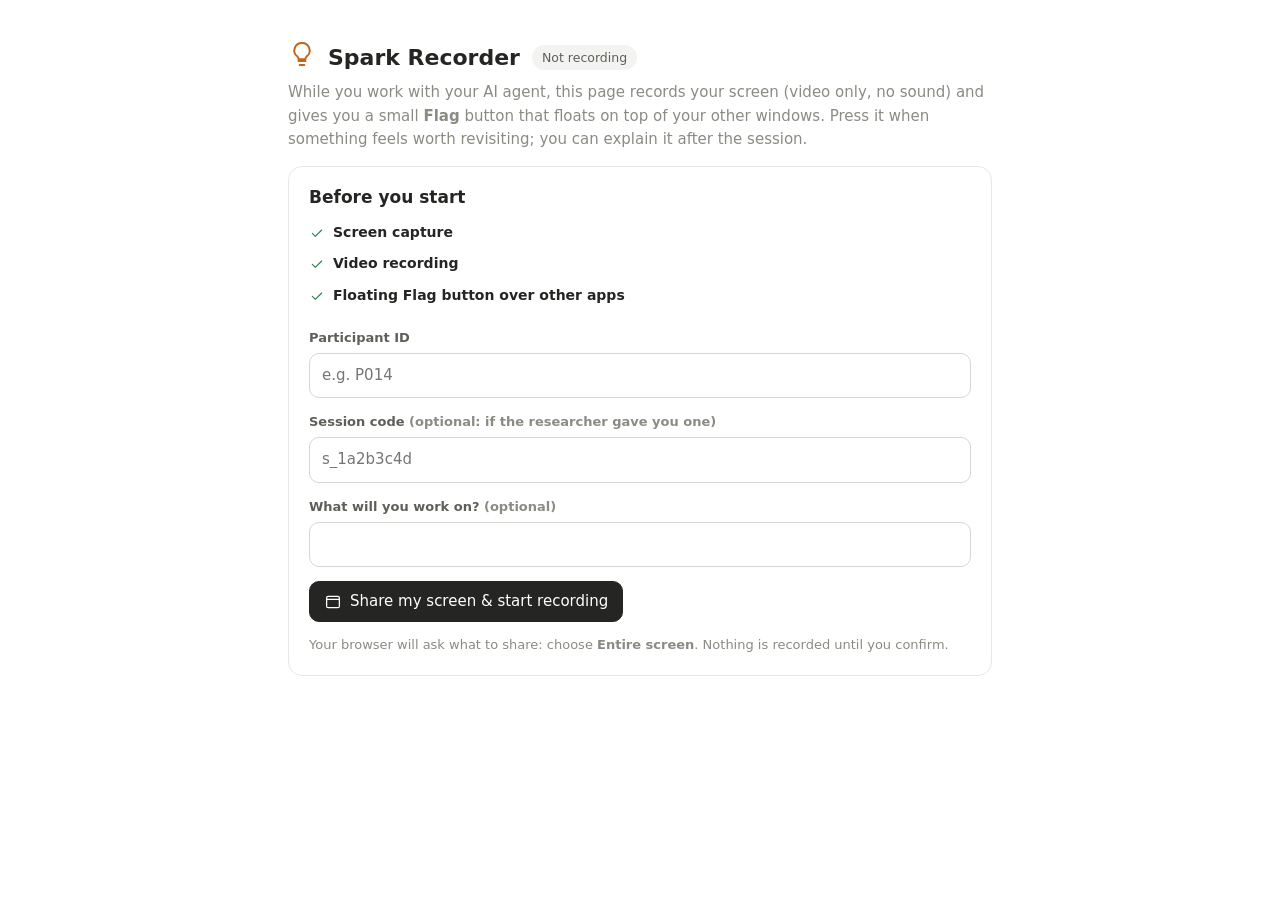
<file: static/record.html>
<!doctype html>
<html lang="en">
<head>
<meta charset="utf-8">
<meta name="viewport" content="width=device-width, initial-scale=1">
<title>Spark Recorder</title>
<link rel="stylesheet" href="/static/styles.css">
</head>
<body>
<div class="landing" style="max-width:760px">
  <div class="landing-head"><span id="logo"></span><h1 style="margin:0">Spark Recorder</h1><span id="state" class="status-pill"></span></div>
  <div id="view"></div>
</div>
<script type="module" src="/static/record.js"></script>
</body>
</html>
</file>
<file: static/styles.css>
:root {
  --bg: #ffffff;
  --bg-side: #f7f7f5;
  --bg-soft: #f3f3f1;
  --bg-hover: #ececea;
  --bg-input: #ffffff;
  --border: #e7e7e3;
  --border-strong: #d7d7d1;
  --text: #252523;
  --text-2: #5f5f5a;
  --text-3: #8b8b84;
  --accent: #c46617;
  --accent-soft: #fff7ed;
  --accent-ring: #edc697;
  --danger: #b42318;
  --ok: #2f7d4f;
  --shadow: 0 10px 28px rgba(0, 0, 0, .09), 0 2px 6px rgba(0, 0, 0, .04);
  --radius: 14px;
  --t-additive: #2f7d4f;
  --t-representational: #6b4fbb;
  --t-reflective: #b7791f;
  --t-contrastive: #c2410c;
  --t-counterfactual: #1d6fa5;
  --t-associative: #0f766e;
  --t-generative_error: #a3245b;
  color-scheme: light;
}
@media (prefers-color-scheme: dark) {
  :root:not([data-theme="light"]) {
    --bg: #1d1d1c; --bg-side: #242423; --bg-soft: #2b2b2a; --bg-hover: #333332; --bg-input: #242423;
    --border: #3a3a38; --border-strong: #4b4b48; --text: #eeeeeb; --text-2: #b9b9b3; --text-3: #8b8b84;
    --accent: #e49a55; --accent-soft: #3b2d20; --accent-ring: #7b5832; --danger: #f2877d; --ok: #6cc58f;
    --shadow: 0 10px 30px rgba(0, 0, 0, .45), 0 2px 6px rgba(0, 0, 0, .3);
    --t-additive: #6cc58f; --t-representational: #a995f0; --t-reflective: #e3a656; --t-contrastive: #f08a5d;
    --t-counterfactual: #6fb3e6; --t-associative: #5cc7b9; --t-generative_error: #ea7aa8;
    color-scheme: dark;
  }
}
:root[data-theme="dark"] {
  --bg: #1d1d1c; --bg-side: #242423; --bg-soft: #2b2b2a; --bg-hover: #333332; --bg-input: #242423;
  --border: #3a3a38; --border-strong: #4b4b48; --text: #eeeeeb; --text-2: #b9b9b3; --text-3: #8b8b84;
  --accent: #e49a55; --accent-soft: #3b2d20; --accent-ring: #7b5832; --danger: #f2877d; --ok: #6cc58f;
  --shadow: 0 10px 30px rgba(0, 0, 0, .45), 0 2px 6px rgba(0, 0, 0, .3);
  --t-additive: #6cc58f; --t-representational: #a995f0; --t-reflective: #e3a656; --t-contrastive: #f08a5d;
  --t-counterfactual: #6fb3e6; --t-associative: #5cc7b9; --t-generative_error: #ea7aa8;
  color-scheme: dark;
}

* { box-sizing: border-box; }
html, body { margin: 0; height: 100%; }
body {
  background: var(--bg); color: var(--text);
  font: 15px/1.55 -apple-system, BlinkMacSystemFont, "Segoe UI", Inter, system-ui, sans-serif;
  -webkit-font-smoothing: antialiased;
}
button, input, textarea, select { font: inherit; color: inherit; }
a { color: var(--accent); }
.ic { width: 18px; height: 18px; flex: none; }
.muted { color: var(--text-3); }
.small { font-size: 13px; }
.hidden { display: none !important; }
.sr-only { position: absolute; width: 1px; height: 1px; padding: 0; margin: -1px; overflow: hidden; clip: rect(0,0,0,0); white-space: nowrap; border: 0; }
h1, h2, h3 { line-height: 1.25; margin: 0 0 .5em; }
h1 { font-size: 22px; font-weight: 650; }
h2 { font-size: 17px; font-weight: 620; }
h3 { font-size: 15px; font-weight: 600; }
code { font: 13px ui-monospace, SFMono-Regular, Menlo, monospace; background: var(--bg-soft); padding: 1px 5px; border-radius: 5px; }
pre { font: 12.5px/1.5 ui-monospace, SFMono-Regular, Menlo, monospace; background: var(--bg-soft); padding: 10px 12px; border-radius: 8px; overflow-x: auto; white-space: pre-wrap; }

/* ---------- buttons & inputs */
.btn {
  display: inline-flex; align-items: center; gap: 8px; border: 1px solid var(--border-strong);
  background: var(--bg); padding: 8px 14px; border-radius: 10px; cursor: pointer; font-weight: 520;
}
.btn:hover { background: var(--bg-soft); }
.btn:disabled { opacity: .5; cursor: default; }
.btn-primary { background: var(--text); color: var(--bg); border-color: var(--text); }
.btn-primary:hover { background: var(--text-2); }
.btn-accent { background: var(--accent-soft); border-color: var(--accent-ring); color: var(--text); }
.btn-sm { padding: 5px 10px; font-size: 13px; border-radius: 8px; }
.btn-ghost { border-color: transparent; background: transparent; }
.icon-btn { border: 0; background: transparent; padding: 6px; border-radius: 8px; cursor: pointer; color: var(--text-3); display: inline-flex; }
.icon-btn:hover { background: var(--bg-soft); color: var(--text); }
textarea, input[type=text], input[type=number], select {
  width: 100%; background: var(--bg-input); border: 1px solid var(--border-strong); border-radius: 10px; padding: 10px 12px;
}
textarea:focus, input:focus, select:focus, button:focus-visible { outline: 2px solid var(--accent-ring); outline-offset: 1px; }
label.field { display: block; margin: 0 0 14px; }
label.field > span { display: block; font-size: 13px; font-weight: 560; color: var(--text-2); margin-bottom: 5px; }

/* ---------- quiet participant shell, aligned with Codex ---------- */
.shell { display: grid; grid-template-columns: 228px 1fr; height: 100vh; }
.side { background: var(--bg-side); border-right: 1px solid var(--border); padding: 14px 10px; display: flex; flex-direction: column; gap: 10px; overflow-y: auto; }
.side-brand { display: flex; align-items: center; gap: 8px; font-weight: 600; padding: 5px 8px 9px; }
.side-brand .ic { color: var(--text-2); width: 17px; height: 17px; }
.side-label { font-size: 13px; color: var(--text-3); padding: 0 8px; margin-top: 6px; }
.steps { display: flex; flex-direction: column; gap: 2px; }
.step { display: flex; align-items: center; gap: 9px; padding: 7px 9px; border-radius: 8px; color: var(--text-2); font-size: 13.5px; }
.step .dot { width: 20px; height: 20px; border-radius: 50%; border: 1.5px solid var(--border-strong); display: grid; place-items: center; font-size: 11px; flex: none; }
.step.active { background: var(--bg-hover); color: var(--text); font-weight: 550; }
.step.active .dot { border-color: var(--accent); color: var(--accent); }
.step.done .dot { background: var(--text-3); border-color: var(--text-3); color: var(--bg); }
.step .timer { margin-left: auto; font-variant-numeric: tabular-nums; font-size: 12.5px; color: var(--text-3); }
.step .timer.over { color: var(--danger); }
.task-card { border-top: 1px solid var(--border); padding: 12px 8px 0; font-size: 13px; }
.task-card summary { cursor: pointer; color: var(--text-2); font-weight: 560; }
.task-card .task-text { color: var(--text-3); margin-top: 8px; max-height: 180px; overflow-y: auto; white-space: pre-wrap; }
.side-foot { margin-top: auto; font-size: 12px; color: var(--text-3); padding: 0 8px; }
.side-foot:empty { display: none; }

.main { display: flex; flex-direction: column; min-width: 0; height: 100vh; }
.topbar { display: flex; align-items: center; gap: 9px; padding: 10px 22px; border-bottom: 1px solid var(--border); min-height: 52px; }
.topbar .ic { color: var(--text-2); }
.topbar-title { font-weight: 560; overflow: hidden; text-overflow: ellipsis; white-space: nowrap; }
.topbar-right, #top-actions { margin-left: auto; display: flex; gap: 7px; align-items: center; }
.runtime-compact { display: inline-flex; align-items: center; gap: 6px; color: var(--text-3); font-size: 12px; text-transform: capitalize; }
.runtime-compact i { width: 6px; height: 6px; border-radius: 50%; background: var(--text-3); }
.runtime-compact.ok i { background: var(--ok); }
.runtime-compact.bad i { background: var(--danger); }
.banner { margin: 12px 28px 0; padding: 9px 14px; border-radius: 10px; background: var(--accent-soft); border: 1px solid var(--accent-ring); font-size: 13.5px; }
.content { flex: 1; overflow-y: auto; }
.narrow { max-width: 780px; margin: 0 auto; padding: 24px 28px 140px; }

/* ---------- chat */
.thread { display: flex; flex-direction: column; gap: 22px; }
.msg-ai.exchange-marked { background: var(--accent-soft); box-shadow: -3px 0 0 var(--accent); padding-left: 12px; }
.msg-tool.exchange-marked { border-left-color: var(--accent); background: var(--accent-soft); }
.msg-user.exchange-marked .msg-content { outline: 2px solid var(--accent-ring); }
.msg { position: relative; border-radius: 12px; transition: background .2s; }
.msg-user { align-self: stretch; width: 100%; }
.msg-user-row { display: flex; justify-content: flex-end; align-items: flex-start; gap: 8px; width: 100%; }
.msg-user .msg-content { max-width: 82%; background: var(--bg-soft); padding: 12px 16px; border-radius: 16px; }
.msg-ai { align-self: stretch; width: 100%; padding: 4px 40px 4px 0; }
.msg-ai .who { font-weight: 620; margin-bottom: 4px; display: flex; flex-wrap: wrap; gap: 8px; align-items: center; }
.msg p { margin: 0 0 .7em; } .msg p:last-child { margin-bottom: 0; }
.msg ul, .msg ol { margin: 0 0 .7em; padding-left: 1.3em; }
.msg-tool { font-size: 13px; color: var(--text-2); border-left: 2px solid var(--border-strong); padding: 2px 0 2px 12px; }
.msg-tool summary { cursor: pointer; }
.bookmark-status { position: fixed; right: 26px; bottom: 130px; z-index: 20; font-size: 12px; color: var(--text-2); background: var(--bg); padding: 5px 10px; border-radius: 8px; }
.bookmark-status:empty { display: none; }
.bookmark-undo { margin-left: 8px; border: 0; background: none; color: var(--accent); font: inherit; font-weight: 600; cursor: pointer; }
.bookmark-undo:hover { text-decoration: underline; }
.full-event pre, .passage-context pre, .exposure pre { white-space: pre-wrap; overflow-wrap: anywhere; font: 13px/1.5 ui-monospace, Menlo, monospace; }
.full-event summary, .exposure summary { cursor: pointer; color: var(--text-2); }
.full-event pre { max-height: none; }
.review-card .flag-form { padding-top: 12px; }
.rs-item { display: block; width: 100%; text-align: left; border: 0; color: var(--text); font: inherit; background: transparent; }
.timeline > h2 { margin-top: 0; }
.review-card .field textarea { min-height: 85px; }
.optional-review { border-top: 1px solid var(--border); padding: 12px 0; }
.optional-review > .qlabel { margin-top: 0; }
.optional-review .chips { margin: 12px 0; }
.required-mark { color: var(--accent); font-weight: 700; }
.passage-picker .two { grid-template-columns: 1fr; }
.passage-context details { border-left: 2px solid var(--accent-ring); padding: 6px 10px; margin: 6px 0; }
.passage-context pre, .exposure pre { max-height: 250px; overflow: auto; }
.quote-context blockquote { margin: 6px 0 4px; padding: 8px 11px; border-left: 3px solid var(--accent); background: var(--accent-soft); white-space: pre-wrap; overflow-wrap: anywhere; font-size: 13px; }
.review-highlight { background: var(--accent-soft); color: inherit; border-bottom: 2px solid var(--accent); }
.review-selection-actions { position: fixed; z-index: 70; display: flex; flex-wrap: wrap; max-width: calc(100vw - 20px); gap: 4px; padding: 4px; border: 1px solid var(--border); border-radius: 9px; background: var(--bg); box-shadow: var(--shadow); }
.review-save-row { margin-top: 12px; flex-wrap: wrap; }
.suggestion-lock { border: 1px dashed var(--border); padding: 14px; margin-top: 18px; border-radius: 10px; }
.msg .mark-here {
  position: absolute; right: -6px; top: 0; opacity: 0; transition: opacity .15s; color: var(--text-3);
}
.msg-user .mark-here { position: relative; right: auto; top: auto; flex: none; margin-top: 5px; }
.mark-here-label { position: absolute; top: 50%; transform: translateY(-50%); white-space: nowrap; color: var(--text-3); font-size: 12px; font-style: italic; font-weight: 400; pointer-events: none; }
.msg-user .mark-here-label { right: calc(100% + 5px); }
.msg-ai .mark-here-label, .msg-tool .mark-here-label { left: calc(100% + 5px); }
.msg:hover .mark-here, .msg .mark-here:focus-visible { opacity: 1; }
@media (hover: none) { .msg .mark-here { opacity: 1; } }
@media (hover: none) { .mark-here-label { display: none; } }
@media (hover: hover) and (max-width: 1200px) {
  .msg-ai .mark-here, .msg-tool .mark-here { right: 145px; }
  .msg-ai .who, .msg-tool summary { padding-right: 185px; }
  .msg-user .msg-content { max-width: calc(100% - 180px); }
}
.msg.marked { box-shadow: -3px 0 0 var(--accent); padding-left: 12px; }
.msg-user.marked { box-shadow: none; padding-left: 0; }
.msg-user.marked .msg-content { outline: 1.5px solid var(--accent-ring); }
.msg .mark-badges { display: inline-flex; flex-wrap: wrap; gap: 4px; }
.mark-badge { display: inline-flex; align-items: center; gap: 3px; font-size: 11.5px; padding: 1px 7px; border-radius: 99px; background: var(--accent-soft); color: var(--accent); font-weight: 560; }
.mark-badge .ic { width: 12px; height: 12px; }
.mark-badge-action { border: 0; font: inherit; font-size: 11.5px; font-weight: 560; cursor: pointer; text-align: left; }
.mark-badge-action:hover, .mark-badge-action:focus-visible { background: var(--accent-ring); }
.msg-body mark.live-selection-highlight { background: var(--accent-soft); color: inherit; border-bottom: 2px solid var(--accent); border-radius: 2px; padding: 0; cursor: pointer; touch-action: manipulation; }
.msg-body mark.live-selection-highlight:hover, .msg-body mark.live-selection-highlight:focus-visible { background: var(--accent-ring); outline: 1px solid var(--accent); }
.marked-passage-fallback { margin-top: 7px; color: var(--text-2); font-size: 12px; overflow-wrap: anywhere; }
.marked-passage-fallback > div { margin-top: 3px; padding-left: 8px; border-left: 2px solid var(--accent); }
.marked-passage-fallback-quote { border: 0; padding: 0; background: none; color: var(--accent); font: inherit; cursor: pointer; text-align: left; }
.marked-passage-fallback-quote:hover { text-decoration: underline; }
.unmark-menu { position: fixed; z-index: 70; display: grid; gap: 4px; max-width: min(360px, calc(100vw - 16px)); padding: 9px; background: var(--bg); border: 1px solid var(--border); border-radius: 10px; box-shadow: var(--shadow); }
.unmark-menu > div { padding: 2px 5px 5px; }
.unmark-menu button { border: 0; border-radius: 6px; padding: 7px 9px; text-align: left; background: transparent; color: var(--text); font: inherit; font-size: 13px; cursor: pointer; overflow-wrap: anywhere; }
.unmark-menu button:hover, .unmark-menu button:focus-visible { background: var(--bg-soft); }
.msg.flash { background: var(--accent-soft); }
.msg-user.flash { background: transparent; }
.msg-user.flash .msg-content { background: var(--accent-soft); }
.typing { display: inline-flex; gap: 4px; padding: 6px 0; }
.typing i { width: 6px; height: 6px; border-radius: 50%; background: var(--text-3); animation: blink 1.2s infinite; }
.typing i:nth-child(2) { animation-delay: .2s; } .typing i:nth-child(3) { animation-delay: .4s; }
@keyframes blink { 0%, 80%, 100% { opacity: .25; } 40% { opacity: 1; } }
.empty-chat { color: var(--text-3); text-align: center; padding: 60px 0 20px; }

.composer-wrap { padding: 0 28px 18px; background: linear-gradient(transparent, var(--bg) 24%); }
.composer {
  max-width: 780px; margin: 0 auto; border: 1px solid var(--border-strong); border-radius: 20px; background: var(--bg-input);
  display: flex; align-items: flex-end; gap: 8px; padding: 8px 8px 8px 16px; box-shadow: 0 5px 18px rgba(0,0,0,.06);
}
.composer textarea { border: 0; padding: 8px 0; resize: none; max-height: 200px; min-height: 24px; outline: none; background: transparent; }
.composer textarea:focus { outline: none; }
.composer-add { align-self: center; width: 28px; height: 28px; flex: none; border: 0; border-radius: 7px; background: transparent; color: var(--text-2); cursor: pointer; font-size: 22px; line-height: 1; }
.composer-add:hover { background: var(--bg-soft); color: var(--text); }
.composer-add:disabled { opacity: .5; cursor: default; }
.composer-context { max-width: 780px; margin: 6px auto 0; padding: 0 5px; display: flex; flex-wrap: wrap; gap: 5px 13px; color: var(--text-3); font-size: 11.5px; }
.composer-context span:not(:first-child)::before { content: "·"; margin-right: 13px; color: var(--border-strong); }
.hint { max-width: 780px; margin: 6px auto 0; font-size: 11.5px; color: var(--text-3); display: flex; justify-content: space-between; gap: 12px; padding: 0 5px; }
kbd { font: 11px ui-monospace, Menlo, monospace; border: 1px solid var(--border-strong); border-bottom-width: 2px; border-radius: 4px; padding: 0 4px; background: var(--bg); }

/* Voice stays in the conversation, above the same composer and transcript. */
.voice-stage {
  flex: none; height: 180px; position: relative; display: flex; flex-direction: column;
  align-items: center; justify-content: flex-start; padding-top: 9px;
  background: linear-gradient(to bottom, transparent, var(--bg) 35%);
}
.voice-orb {
  position: relative; display: block; width: 112px; height: 112px; border-radius: 50%;
  overflow: hidden; flex: none; background: linear-gradient(145deg, #2254df 3%, #3b70ee 63%, #b8cbff 100%);
  box-shadow: inset 0 -8px 18px #d7e2ff55;
  animation: voice-float 3s ease-in-out infinite;
}
.voice-orb::before {
  content: ""; position: absolute; inset: 52% -23% -21%;
  border-radius: 50% 48% 0 0; transform: rotate(-7deg);
  background: linear-gradient(180deg, #f8fbffeb, #acc3ff 62%, #789df6);
  filter: blur(6px); animation: voice-wave 3.4s ease-in-out infinite alternate;
}
.voice-orb::after {
  content: ""; position: absolute; width: 70%; height: 35%; left: 40%; top: 48%;
  border-radius: 50%; background: #ffffffc2; filter: blur(11px); transform: rotate(-12deg);
  animation: voice-glimmer 2.8s ease-in-out infinite alternate;
}
@keyframes voice-float { 50% { transform: translateY(-3px) scale(1.02); } }
@keyframes voice-wave { to { transform: translateY(-9px) rotate(7deg); } }
@keyframes voice-glimmer { to { transform: translate(-22px, 8px) rotate(5deg); opacity: .55; } }
.voice-caption { color: var(--text-3); font-size: 13px; margin-top: 9px; min-height: 20px; }
.voice-stage[data-state="active"] .voice-caption { visibility: hidden; }
.voice-stage[data-state="error"] .voice-caption,
.voice-stage[data-state="failed"] .voice-caption { color: var(--danger); visibility: visible; }
.voice-control {
  width: 38px; height: 38px; flex: none; display: grid; place-items: center;
  border: 0; border-radius: 50%; cursor: pointer; background: var(--bg-soft); color: var(--text);
}
.voice-control .ic { width: 20px; height: 20px; }
.voice-control:hover { background: var(--bg-hover); }
.voice-control:disabled { opacity: .5; cursor: default; }
.voice-start { background: #397bf4; color: #fff; }
.voice-start:hover, .voice-end:hover { background: #246be8; }
.voice-end { background: #397bf4; color: #fff; }
.voice-sound { border: 0; background: transparent; color: var(--text-2); font-size: 13px; cursor: pointer; }
#voice-audio { display: none; }
body[data-voice="enabled"] .composer { border-radius: 28px; }
body[data-voice="enabled"] .composer-add { display: block !important; }
body[data-voice="enabled"] .msg-user .msg-content { background: #e9f3ff; color: #17334f; }
body[data-voice-active="true"] .shell { grid-template-columns: 1fr; height: 100dvh; }
body[data-voice-active="true"] .side { display: none; }
body[data-voice-active="true"] .main { height: 100dvh; min-height: 0; }
body[data-voice-active="true"] .content { min-height: 0; }
body[data-voice-active="true"] .narrow { max-width: min(84vw, 1540px); }
body[data-voice-active="true"] .instructions { max-width: 780px; }
body[data-voice-active="true"] .composer { width: min(84vw, 1540px); max-width: none; }
body[data-voice-active="true"] .composer { border-radius: 999px; min-height: 60px; align-items: center; }
body[data-voice-active="true"] .composer textarea { align-self: center; }
body[data-voice-active="true"] .hint { visibility: hidden; }
body[data-voice-active="true"] .mark-fab { bottom: 190px; right: 30px; }
body[data-voice-active="true"] .bookmark-status { bottom: 154px; }
body[data-voice-active="true"] .toast { bottom: 106px; }
@media (prefers-reduced-motion: reduce) {
  .voice-orb, .voice-orb::before, .voice-orb::after { animation: none; }
}
@media (max-width: 700px) {
  .voice-stage { height: 160px; }
  .voice-orb { width: 96px; height: 96px; }
  body[data-voice-active="true"] .narrow { max-width: none; }
  body[data-voice-active="true"] .composer { width: 100%; }
  body[data-voice-active="true"] .mark-fab {
    width: 42px; height: 42px; padding: 0; justify-content: center; bottom: 174px; right: 12px;
  }
  body[data-voice-active="true"] .mark-fab span:not(:first-child) { display: none; }
}

/* ---------- Mark moment pill + popover */
.mark-fab {
  position: fixed; right: 22px; bottom: 96px; z-index: 40; display: inline-flex; align-items: center; gap: 7px;
  padding: 7px 11px 7px 9px; border-radius: 99px; border: 1px solid var(--border-strong); background: var(--bg);
  font-size: 13px; font-weight: 540; cursor: pointer; box-shadow: 0 3px 12px rgba(0,0,0,.07); color: var(--text-2);
  transition: transform .12s ease;
}
.mark-fab .ic { color: var(--accent); width: 16px; height: 16px; }
.mark-fab:hover { transform: translateY(-1px); }
.mark-fab:active { transform: scale(.97); }
.mark-fab .count { color: var(--text-3); font-variant-numeric: tabular-nums; min-width: 1ch; }
.mark-fab.pulse { animation: pulse .6s ease; }
@keyframes pulse { 0% { box-shadow: 0 0 0 0 var(--accent-ring); } 100% { box-shadow: 0 0 0 16px transparent; } }

.mark-pop {
  position: fixed; z-index: 60; background: var(--bg); border: 1px solid var(--border); border-radius: 18px;
  box-shadow: var(--shadow); padding: 14px 10px 10px; animation: pop .14s ease-out; overflow-y: auto;
}
@media (max-width: 440px), (max-height: 560px) {
  .mark-pop { padding: 10px 6px 6px; border-radius: 14px; }
  .mark-opt { padding: 6px 10px; gap: 10px; font-size: 14px; }
  .mark-opt .ic { width: 17px; height: 17px; }
  .mark-pop-title { font-size: 15px; }
}
@keyframes pop { from { opacity: 0; transform: translateY(6px) scale(.98); } }
.mark-pop-head { display: flex; align-items: center; gap: 8px; padding: 0 8px 4px 14px; }
.mark-pop-title { font-weight: 600; font-size: 16px; }
.mark-pop-close { margin-left: auto; }
.mark-pop-saved { display: flex; align-items: center; gap: 6px; font-size: 12.5px; color: var(--ok); padding: 0 14px 8px; }
.mark-pop-saved .ic { width: 14px; height: 14px; }
.mark-pop-list { display: flex; flex-direction: column; }
.mark-opt {
  display: flex; align-items: center; gap: 14px; width: 100%; text-align: left; border: 0; background: transparent;
  padding: 9px 14px; border-radius: 10px; cursor: pointer; font-size: 15px;
}
.mark-opt .ic { color: var(--tc, var(--accent)); width: 20px; height: 20px; }
.mark-opt:hover, .mark-opt:focus-visible { background: var(--bg-soft); outline: none; }
.mark-opt-muted { color: var(--text-3); }
.mark-opt-muted .ic { color: var(--text-3); }
.mark-pop-sep { height: 1px; background: var(--border); margin: 8px 6px; }

.sel-chip, .unmark-preview {
  position: fixed; z-index: 45; display: inline-flex; align-items: center; gap: 6px; padding: 5px 10px; border-radius: 99px;
  background: var(--text); color: var(--bg); font-size: 13px; cursor: pointer; border: 0; box-shadow: var(--shadow);
}
.sel-chip .ic, .unmark-preview .ic { width: 15px; height: 15px; }

.toast {
  position: fixed; left: 50%; bottom: 30px; transform: translate(-50%, 20px); opacity: 0; z-index: 80;
  background: var(--text); color: var(--bg); padding: 9px 16px; border-radius: 10px; font-size: 14px; transition: all .2s; pointer-events: none;
}
.toast.show { opacity: 1; transform: translate(-50%, 0); }

/* ---------- writing phases */
.prompt-card { border: 1px solid var(--border); border-radius: var(--radius); padding: 18px 20px; background: var(--bg-side); margin-bottom: 18px; }
.prompt-card .label { font-size: 12px; text-transform: uppercase; letter-spacing: .06em; color: var(--text-3); margin-bottom: 6px; }
.prompt-card p { margin: 0; font-size: 16px; }
.writing textarea { min-height: 280px; resize: vertical; line-height: 1.6; padding: 14px 16px; }
.row { display: flex; align-items: center; gap: 10px; flex-wrap: wrap; }
.row .grow { flex: 1; }
.instructions { color: var(--text-2); margin: 0 0 18px; }

/* ---------- review */
.review-card { border: 1px solid var(--border); border-radius: var(--radius); padding: 18px 20px; margin-bottom: 18px; background: var(--bg); }
.review-card.saved { border-color: var(--accent-ring); }
.review-head { display: flex; align-items: center; gap: 10px; margin-bottom: 12px; }
.review-head .when { color: var(--text-3); font-size: 13px; }
.review-head .status { margin-left: auto; font-size: 12.5px; color: var(--ok); display: inline-flex; gap: 4px; align-items: center; }
.ctx { border-radius: 12px; background: var(--bg-side); padding: 12px 14px; margin-bottom: 14px; font-size: 14px; max-height: 340px; overflow-y: auto; }
.ctx-ev { padding: 6px 0; color: var(--text-3); }
.ctx-ev .r { font-size: 11.5px; font-weight: 640; text-transform: uppercase; letter-spacing: .05em; }
.ctx-ev.anchor { color: var(--text); }
.ctx-ev.anchor .r { color: var(--accent); }
.ctx-ev .t { white-space: pre-wrap; }
mark.q { background: var(--accent-soft); color: inherit; border-bottom: 2px solid var(--accent-ring); padding: 0 1px; }
.qlabel { font-size: 13.5px; font-weight: 580; color: var(--text-2); margin: 14px 0 7px; }
.chips { display: flex; flex-wrap: wrap; gap: 7px; }
.chip {
  display: inline-flex; align-items: center; gap: 7px; padding: 7px 12px; border-radius: 99px; border: 1px solid var(--border-strong);
  background: var(--bg); cursor: pointer; font-size: 14px; text-align: left;
}
.chip .ic { width: 16px; height: 16px; color: var(--tc, var(--text-3)); }
.chip:hover { background: var(--bg-soft); }
.chip.on { border-color: var(--tc, var(--accent)); background: color-mix(in srgb, var(--tc, var(--accent)) 12%, var(--bg)); }
.chip .star { display: inline-flex; visibility: hidden; color: var(--accent); margin-right: -4px; }
.chip.on .star { visibility: visible; opacity: .35; }
.chip.primary .star { opacity: 1; }
.chip.primary .star .ic { fill: currentColor; }
.scale { display: flex; gap: 6px; align-items: center; }
.scale button { width: 38px; height: 34px; border-radius: 8px; border: 1px solid var(--border-strong); background: var(--bg); cursor: pointer; }
.scale button.on { background: var(--accent-soft); border-color: var(--accent); font-weight: 650; }
.two { display: grid; grid-template-columns: 1fr 1fr; gap: 12px; }
.two textarea { min-height: 76px; }
.cand-card { border: 1px dashed var(--border-strong); border-radius: var(--radius); padding: 14px 16px; margin-bottom: 12px; }
.cand-card.answered { opacity: .6; }
.section-title { display: flex; align-items: center; gap: 8px; margin: 32px 0 6px; }
.section-title .ic { color: var(--accent); }
.upload-box { border: 1.5px dashed var(--border-strong); border-radius: var(--radius); padding: 22px; text-align: center; }
.entry-list { text-align: left; margin-top: 14px; display: flex; flex-direction: column; gap: 6px; }
.entry { border: 1px solid var(--border); border-radius: 10px; padding: 10px 12px; cursor: pointer; background: var(--bg); text-align: left; }
.entry:hover { background: var(--bg-soft); }
.entry .meta { font-size: 12.5px; color: var(--text-3); }

/* ---------- landing */
.home-header { max-width: 960px; margin: 0 auto; padding: 26px 32px; display: flex; align-items: center; justify-content: space-between; gap: 20px; }
.home-brand { color: var(--text); text-decoration: none; font-size: 15px; font-weight: 620; }
.home-header nav { display: flex; flex-wrap: wrap; gap: 22px; font-size: 13px; }
.home-header nav a { color: var(--text-2); text-decoration: none; }
.home-header nav a:hover { color: var(--text); text-decoration: underline; }
.home-main { max-width: 580px; margin: 42px auto 0; padding: 0 28px 64px; }
.home-main h1 { font-size: 26px; font-weight: 600; margin-bottom: 8px; }
.home-intro { margin: 0 0 32px; color: var(--text-2); font-size: 14px; }
.home-main label.field { margin-bottom: 20px; }
.home-main input, .home-main select { border-radius: 7px; }
.home-pair { display: grid; grid-template-columns: 1fr 1fr; gap: 16px; }
.home-pair.human-partner { grid-template-columns: 1fr; }
.home-main label.field small { display: block; margin-top: 6px; color: var(--text-3); font-size: 12px; }
.home-settings { border-top: 1px solid var(--border); border-bottom: 1px solid var(--border); padding: 14px 0; margin: 2px 0 24px; }
.home-settings summary { cursor: pointer; font-size: 13px; color: var(--text-2); }
.home-settings[open] summary { margin-bottom: 20px; }
.home-settings p { margin: 0; }
.home-status { margin: 0 0 16px; color: var(--text-2); line-height: 1.6; }
.home-complete { margin: 0 0 24px; padding: 11px 14px; border: 1px solid var(--border); border-left: 3px solid var(--ok); border-radius: 8px; background: var(--bg-side); font-size: 13.5px; }
.permission-note { margin: -4px 0 18px; padding: 10px 12px; border-left: 2px solid var(--border-strong); color: var(--text-2); background: var(--bg-side); font-size: 12.5px; line-height: 1.5; }
.claude-mark { color: #ca7154; font-size: 20px; line-height: 1; flex: none; }
.side-brand .claude-mark { font-size: 19px; }
.side-brand small { display: block; color: var(--text-3); font-size: 11px; font-weight: 450; line-height: 1.2; }
.claude-setup { margin: -3px 0 20px; border: 1px solid var(--border); border-radius: 11px; background: var(--bg-side); padding: 14px 16px 12px; }
.claude-setup-heading { display: flex; align-items: center; gap: 7px; margin-bottom: 13px; font-size: 14px; }
.claude-setup-heading > span:last-child { margin-left: auto; color: var(--text-3); font-size: 12px; }
.claude-setup-grid { display: grid; grid-template-columns: 1fr 1fr; gap: 12px 18px; }
.claude-setup-grid div { min-width: 0; }
.claude-setup-grid small { display: block; font-size: 11px; color: var(--text-3); }
.claude-setup-grid strong { display: block; font-size: 13px; font-weight: 550; overflow-wrap: anywhere; }
.claude-setup p { margin: 13px 0 0; border-top: 1px solid var(--border); padding-top: 10px; color: var(--text-2); font-size: 12px; line-height: 1.45; }
.home[data-agent="claude"] .home-start, body[data-agent="claude"] .composer .btn-primary { background: #ca7154; border-color: #ca7154; color: #fff; }
.home[data-agent="claude"] .home-start:hover, body[data-agent="claude"] .composer .btn-primary:hover { background: #ae5d42; border-color: #ae5d42; }
.home-start { border-radius: 7px; padding: 9px 18px; }
@media (max-width: 600px) {
  .home-header { padding: 20px; align-items: flex-start; flex-direction: column; gap: 12px; }
  .home-header nav { gap: 18px; }
  .home-main { margin-top: 24px; padding: 0 20px 40px; }
  .home-pair { grid-template-columns: 1fr; gap: 0; }
  .claude-setup-grid { gap: 10px; }
}
.landing { max-width: 980px; margin: 0 auto; padding: 40px 28px 80px; }
.landing-head { display: flex; align-items: center; gap: 12px; margin-bottom: 6px; }
.landing-head .ic { width: 28px; height: 28px; color: var(--accent); }
.card { border: 1px solid var(--border); border-radius: var(--radius); padding: 20px; background: var(--bg); }
.card h2 { display: flex; gap: 8px; align-items: center; }
.card h2 .ic { color: var(--accent); }
.status-pill { display: inline-flex; align-items: center; gap: 6px; font-size: 12.5px; padding: 3px 10px; border-radius: 99px; background: var(--bg-soft); color: var(--text-2); }
.status-pill.live::before, .status-pill.demo::before { content: ""; width: 7px; height: 7px; border-radius: 50%; background: var(--ok); }
.status-pill.demo::before { background: var(--accent); }

/* ---------- companion */
.companion { height: 100vh; display: flex; flex-direction: column; align-items: center; justify-content: center; gap: 14px; padding: 18px; background: var(--bg-side); text-align: center; }
.big-mark {
  width: 150px; height: 150px; border-radius: 50%; border: 1.5px solid var(--accent-ring); background: var(--accent-soft);
  display: grid; place-items: center; cursor: pointer; box-shadow: var(--shadow); transition: transform .1s;
}
.big-mark .ic { width: 56px; height: 56px; color: var(--accent); }
.big-mark:active { transform: scale(.96); }
.companion .count { font-size: 28px; font-weight: 650; font-variant-numeric: tabular-nums; }
.recent { font-size: 12.5px; color: var(--text-3); max-height: 110px; overflow-y: auto; width: 100%; }

/* ---------- researcher */
.rs { display: grid; grid-template-columns: 300px 1fr; height: 100vh; }
.rs-list { border-right: 1px solid var(--border); background: var(--bg-side); overflow-y: auto; padding: 14px 10px; }
.rs-item { padding: 10px 12px; border-radius: 10px; cursor: pointer; font-size: 13.5px; }
.rs-item:hover { background: var(--bg-hover); }
.rs-item.active { background: var(--bg); box-shadow: 0 0 0 1px var(--border); }
.rs-item .l2 { color: var(--text-3); font-size: 12px; }
.rs-main { overflow-y: auto; }
.rs-head { padding: 18px 26px 14px; border-bottom: 1px solid var(--border); position: sticky; top: 0; background: var(--bg); z-index: 5; }
.rs-head .row { margin-top: 8px; }
.tag { display: inline-flex; font-size: 12px; padding: 2px 9px; border-radius: 99px; background: var(--bg-soft); color: var(--text-2); }
.stats { display: grid; grid-template-columns: repeat(auto-fit, minmax(130px, 1fr)); gap: 10px; padding: 16px 26px 0; }
.stat { border: 1px solid var(--border); border-radius: 12px; padding: 10px 14px; }
.stat .n { font-size: 22px; font-weight: 650; font-variant-numeric: tabular-nums; }
.stat .k { font-size: 12px; color: var(--text-3); }
.type-table { width: 100%; border-collapse: collapse; font-size: 13px; }
.type-table td, .type-table th { padding: 5px 8px; border-bottom: 1px solid var(--border); text-align: left; }
.type-table th { color: var(--text-3); font-weight: 560; }
.bar { height: 8px; border-radius: 4px; background: var(--tc); display: inline-block; vertical-align: middle; }
.rs-body { display: grid; grid-template-columns: minmax(0, 1fr) 380px; gap: 0; }
.timeline { padding: 16px 18px 80px 26px; }
.tl-ctrl { display: flex; gap: 14px; flex-wrap: wrap; font-size: 13px; color: var(--text-2); margin-bottom: 12px; align-items: center; }
.tl-row { display: grid; grid-template-columns: 22px 22px 22px 22px 1fr; gap: 0 6px; padding: 6px 8px; border-radius: 10px; cursor: pointer; align-items: start; }
.tl-row:hover { background: var(--bg-soft); }
.tl-row.sel { background: var(--accent-soft); }
.lane { display: flex; flex-direction: column; align-items: center; gap: 3px; padding-top: 4px; }
.lane .d { width: 12px; height: 12px; border-radius: 50%; background: var(--tc, var(--text-3)); }
.lane .d.cand { border-radius: 3px; }
.lane .d.trace { border-radius: 2px; transform: rotate(45deg); width: 10px; height: 10px; background: var(--text-2); }
.lane .d.persuasion, .lane .d.copying { background: transparent; border: 2px solid var(--tc); }
.tl-text { font-size: 13.5px; min-width: 0; }
.tl-text .r { font-size: 11px; font-weight: 650; letter-spacing: .05em; text-transform: uppercase; color: var(--text-3); margin-right: 6px; }
.tl-text .r.user { color: var(--accent); }
.tl-text .body { color: var(--text-2); overflow: hidden; display: -webkit-box; -webkit-line-clamp: 3; -webkit-box-orient: vertical; white-space: pre-wrap; }
.tl-row.user .body { color: var(--text); }
.lane-head { display: grid; grid-template-columns: 22px 22px 22px 22px 1fr; gap: 0 6px; padding: 0 8px 6px; font-size: 11px; color: var(--text-3); font-weight: 600; }
.lane-head span { text-align: center; }
.inspector { border-left: 1px solid var(--border); padding: 16px 20px 80px; position: sticky; top: 0; align-self: start; max-height: 100vh; overflow-y: auto; }
.insp-block { border: 1px solid var(--border); border-radius: 12px; padding: 12px 14px; margin-bottom: 12px; font-size: 13.5px; }
.insp-block h3 { display: flex; gap: 6px; align-items: center; font-size: 13.5px; }
.insp-block .kv { display: grid; grid-template-columns: 96px 1fr; gap: 3px 8px; font-size: 13px; }
.insp-block .kv div:nth-child(odd) { color: var(--text-3); }
.insp-text { white-space: pre-wrap; font-size: 13.5px; max-height: 300px; overflow-y: auto; background: var(--bg-side); padding: 10px 12px; border-radius: 10px; }
.code-form { display: flex; gap: 6px; margin-top: 8px; }
.code-form select { padding: 5px 8px; font-size: 13px; }
.diff { padding: 16px 26px 0; }
.diff-cols { display: grid; grid-template-columns: 1fr 1fr; gap: 12px; }
.diff-cols .insp-text { max-height: 220px; }
.unit { display: flex; gap: 8px; padding: 6px 0; border-bottom: 1px solid var(--border); font-size: 13.5px; align-items: baseline; }
.unit .st { font-size: 11px; font-weight: 650; text-transform: uppercase; width: 64px; flex: none; }
.unit .st.new { color: var(--ok); } .unit .st.changed { color: var(--accent); } .unit .st.retained { color: var(--text-3); }
.evlink { font: 12px ui-monospace, Menlo, monospace; color: var(--accent); cursor: pointer; text-decoration: underline; }
details.box { border: 1px solid var(--border); border-radius: 12px; padding: 10px 14px; }
details.box summary { cursor: pointer; font-weight: 580; }

@media (max-width: 1100px) { .rs-body { grid-template-columns: 1fr; } .inspector { position: static; border-left: 0; border-top: 1px solid var(--border); max-height: none; } }
@media (max-width: 820px) {
  .shell, .rs { grid-template-columns: 1fr; height: auto; }
  .side { border-right: 0; border-bottom: 1px solid var(--border); }
  .main { height: auto; min-height: 100vh; }
  .narrow, .landing { padding-left: 16px; padding-right: 16px; }
  .topbar, .composer-wrap { padding-left: 16px; padding-right: 16px; }
  .two, .diff-cols { grid-template-columns: 1fr; }
  .mark-fab { right: 16px; bottom: 132px; padding: 9px 14px 9px 12px; font-size: 14.5px; }
  .composer-wrap { position: sticky; bottom: 0; padding-top: 10px; }
  .hint span:first-child { display: none; }
  .msg-user .msg-content { max-width: 82%; }
  .rs-list { max-height: 260px; }
}
@media (max-width: 820px) {
  body[data-voice-active="true"] .shell { height: 100dvh; }
  body[data-voice-active="true"] .main { height: 100dvh; min-height: 0; }
  body[data-voice-active="true"] .composer-wrap { position: static; }
}
.ic.big { width: 48px; height: 48px; }

/* ---------- recording review */
.rv { display: flex; flex-direction: column; height: 100vh; }
.rv-top { display: flex; align-items: center; gap: 12px; padding: 12px 22px; border-bottom: 1px solid var(--border); background: var(--bg); }
.rv-top .side-brand { padding: 0; }
.rv-body { flex: 1; min-height: 0; display: grid; grid-template-columns: minmax(0, 1fr) 10px minmax(0, var(--review-right-width, 420px)); }
.rv-left { display: flex; flex-direction: column; min-width: 0; min-height: 0; padding: 16px 18px 0 22px; gap: 10px; }
.rv-divider { position: relative; z-index: 2; cursor: col-resize; touch-action: none; background: var(--bg-side); }
.rv-divider::before { content: ""; position: absolute; inset: 0 auto 0 4px; width: 2px; background: var(--border-strong); }
.rv-divider:hover::before, .rv-divider:focus-visible::before, .review-resizing .rv-divider::before { background: var(--text-3); }
.rv-divider:focus-visible { outline: 2px solid var(--text-3); outline-offset: -2px; }
.review-resizing, .review-resizing * { cursor: col-resize !important; user-select: none !important; }
.rv-right { min-width: 0; overflow-y: auto; padding: 16px 18px 60px; background: var(--bg-side); }
.player { background: #0d0d0c; border-radius: 12px; overflow: hidden; aspect-ratio: 16 / 9; max-height: 56vh; display: grid; place-items: center; }
.review-next { margin: 0 0 24px; padding: 15px; border: 1px solid var(--border); border-radius: 11px; background: var(--bg); }
.review-next h2 { font-size: 16px; margin: 0 0 6px; }
.review-next p { margin: 0 0 13px; color: var(--text-2); font-size: 13px; }
.review-card.read-only .flag-head .muted::after { content: " · read-only"; }
.player video { width: 100%; height: 100%; object-fit: contain; background: #0d0d0c; }
.player-empty { color: #b9b4aa; text-align: center; padding: 30px; display: grid; gap: 10px; justify-items: center; max-width: 420px; font-size: 14px; }
.track-wrap { padding: 4px 0 0; }
.track { position: relative; height: 46px; cursor: pointer; }
.track-line { position: absolute; left: 0; right: 0; top: 22px; height: 4px; border-radius: 2px; background: var(--border-strong); }
.playhead { position: absolute; top: 8px; bottom: 4px; width: 2px; background: var(--text); transform: translateX(-1px); pointer-events: none; }
.tick { position: absolute; top: 17px; width: 2px; height: 14px; background: var(--text-3); opacity: .55; transform: translateX(-1px); pointer-events: none; }
.pin {
  position: absolute; top: 0; transform: translateX(-50%); width: 22px; height: 22px; border-radius: 50% 50% 50% 4px; rotate: -45deg;
  background: var(--tc); border: 2px solid var(--bg); display: grid; place-items: center; cursor: pointer; padding: 0; color: #fff; box-shadow: 0 1px 3px rgba(0,0,0,.25);
}
.pin .ic { width: 12px; height: 12px; rotate: 45deg; }
.pin.bm { background: var(--accent); }
.pm { position: absolute; top: 31px; transform: translateX(-50%); width: 11px; height: 11px; border-radius: 3px; background: var(--tc); border: 1.5px solid var(--bg); padding: 0; cursor: pointer; }
.track-legend { display: flex; gap: 16px; font-size: 12px; color: var(--text-3); align-items: center; }
.track-legend span { display: inline-flex; gap: 6px; align-items: center; }
.lg { display: inline-block; width: 10px; height: 10px; }
.pin-lg { background: var(--accent); border-radius: 50% 50% 50% 2px; rotate: -45deg; }
.tick-lg { width: 2px; height: 12px; background: var(--text-3); }
.pm-lg { background: var(--text-3); border-radius: 2px; }
.rv-transcript-head { display: flex; gap: 14px; align-items: center; margin-top: 4px; }
.rv-transcript-head h3 { margin-right: auto !important; }
.rv-transcript { flex: 1; min-height: 120px; overflow-y: auto; border-top: 1px solid var(--border); padding: 6px 0 30px; position: relative; }
.tr-ev { display: grid; grid-template-columns: 58px 1fr; gap: 8px; padding: 7px 8px; border-radius: 8px; font-size: 13.5px; }
.tr-ev.exchange-marked { background: var(--accent-soft); box-shadow: -3px 0 0 var(--accent); }
.tr-ev .r { font-size: 11px; font-weight: 650; letter-spacing: .05em; text-transform: uppercase; color: var(--text-3); }
.tr-ev.user .r { color: var(--accent); }
.tr-ev .t { white-space: pre-wrap; color: var(--text-2); }
.tr-ev.user .t { color: var(--text); }
.tr-ev.tool_call .t, .tr-ev.tool_result .t { font: 12px/1.45 ui-monospace, Menlo, monospace; max-height: 90px; overflow: hidden; }
.tr-ev.active { background: var(--accent-soft); }
.tr-time { border: 0; background: none; font: 12px ui-monospace, Menlo, monospace; color: var(--accent); cursor: pointer; text-align: left; padding: 2px 0; align-self: start; }
.tr-time:disabled { color: var(--text-3); cursor: default; }
.flag-card { background: var(--bg); border: 1px solid var(--border); border-radius: 14px; padding: 12px 14px; margin-bottom: 10px; transition: box-shadow .2s, border-color .2s; }
.flag-card.saved { border-color: var(--accent-ring); }
.flag-card.live { box-shadow: 0 0 0 2px var(--accent-ring); }
.flag-head { display: flex; align-items: center; gap: 8px; flex-wrap: wrap; }
.flag-head .grow { flex: 1; }
.flag-head .status { font-size: 12.5px; color: var(--ok); display: inline-flex; gap: 4px; align-items: center; }
.time-chip { display: inline-flex; align-items: center; gap: 5px; border: 1px solid var(--border-strong); background: var(--bg); border-radius: 99px; padding: 3px 10px 3px 7px; font: 600 13px ui-monospace, Menlo, monospace; cursor: pointer; }
.time-chip .ic { width: 13px; height: 13px; color: var(--accent); fill: var(--accent); }
.time-chip:hover { background: var(--accent-soft); }
.time-chip:disabled { opacity: .6; cursor: default; }
.type-chip { display: inline-flex; align-items: center; gap: 5px; font-size: 13px; color: var(--tc); font-weight: 560; }
.type-chip .ic { width: 15px; height: 15px; }
.type-chip.bm { color: var(--accent); }
.flag-ctx { font-size: 13px; color: var(--text-2); margin-top: 8px; display: grid; gap: 4px; }
.flag-ctx b { color: var(--text); font-weight: 600; }
.flag-form { display: none; border-top: 1px solid var(--border); margin-top: 10px; }
.flag-card.open .flag-form { display: block; }
.flag-card .toggle .ic { transition: transform .15s; }
.flag-card.open .toggle .ic { transform: rotate(180deg); }
.mark-source { margin: 12px 0 16px; padding: 10px 12px; border: 1px solid var(--border); border-radius: 9px; background: var(--bg-side); font-size: 13px; }
.mark-source p, .mark-source blockquote { margin: 5px 0 0; line-height: 1.45; overflow-wrap: anywhere; }
.mark-source blockquote { padding: 0; border: 0; }
.flag-form .two { grid-template-columns: 1fr; }
.passage-adjust { margin: 15px 0; padding: 10px 0; border-top: 1px solid var(--border); }
.passage-adjust > summary { cursor: pointer; color: var(--text-2); font-size: 13px; }
.rules { margin: 6px 0 0; padding-left: 18px; }
.rules li { margin-bottom: 3px; }
@media (max-width: 1000px) {
  .rv { height: auto; }
  .rv-body { grid-template-columns: 1fr; }
  .rv-divider { display: none; }
  .rv-left { padding: 12px 16px 0; }
  .rv-right { border-top: 1px solid var(--border); padding: 16px; }
  .rv-transcript { max-height: 320px; }
}
.steps-list { padding-left: 20px; margin: 4px 0 0; display: grid; gap: 8px; font-size: 14px; }
details.card > summary { list-style-position: outside; }

/* ---------- blinded judge validation */
.validation-shell { min-height: 100vh; background: var(--bg-side); padding-bottom: 80px; }
.validation-head { max-width: 1120px; margin: 0 auto; padding: 28px 24px 18px; display: grid; gap: 14px; }
.validation-head h1 { margin: 0; font-size: 26px; }
.validation-head p { margin: 4px 0 0; }
.validation-two { max-width: 1120px; margin: 0 auto; padding: 0 24px; display: grid; grid-template-columns: minmax(0,1.5fr) minmax(280px,1fr); gap: 18px; align-items: start; }
.validation-setup .three { display: grid; grid-template-columns: repeat(3,1fr); gap: 12px; }
.validation-sessions { border: 1px solid var(--border); border-radius: 12px; padding: 8px 12px; margin: 0 0 18px; max-height: 280px; overflow: auto; }
.validation-sessions legend { padding: 0 6px; font-size: 13px; font-weight: 600; color: var(--text-2); }
.validation-sessions label { display: flex; gap: 10px; padding: 9px 4px; border-bottom: 1px solid var(--border); cursor: pointer; }
.validation-sessions label:last-child { border: 0; }
.validation-sessions input { margin-top: 4px; }
.validation-sessions small { display: block; color: var(--text-3); }
.validation-sample { display: grid; gap: 2px; padding: 12px 0; color: var(--text); text-decoration: none; border-bottom: 1px solid var(--border); }
.validation-sample span { color: var(--text-3); font-size: 13px; }
.validation-progress { position: sticky; top: 0; height: 4px; background: var(--border); z-index: 5; }
.validation-progress span { display: block; height: 100%; background: var(--ok); transition: width .2s; }
.validation-coder-layout { max-width: 1120px; margin: 0 auto; padding: 0 24px; display: grid; grid-template-columns: 190px minmax(0,760px); gap: 28px; align-items: start; }
.validation-nav { position: sticky; top: 24px; display: grid; gap: 12px; }
.validation-nav > div { display: grid; grid-template-columns: repeat(5,32px); gap: 5px; }
.validation-nav button { width: 32px; height: 32px; border: 1px solid var(--border-strong); border-radius: 7px; background: var(--bg); cursor: pointer; }
.validation-nav button.done { border-color: var(--ok); color: var(--ok); }
.validation-nav button.active { background: var(--text); color: var(--bg); border-color: var(--text); }
.validation-item { display: grid; gap: 16px; min-width: 0; }
.eyebrow { margin: 0 0 5px; color: var(--text-3); text-transform: uppercase; letter-spacing: .08em; font-size: 11px; font-weight: 700; }
.validation-transcript { border: 1px solid var(--border); border-radius: 14px; background: var(--bg); padding: 10px; }
.validation-event { padding: 12px 14px; border-radius: 9px; margin: 4px 0; }
.validation-event.context { opacity: .58; }
.validation-event.target { background: var(--accent-soft); border: 1px solid var(--accent-ring); }
.validation-event pre { margin: 5px 0 0; padding: 0; background: transparent; font-family: inherit; font-size: 14px; }
.ok-text { color: var(--ok); }
.validation-results { max-width: 980px; margin: 0 auto; padding: 0 24px; display: grid; gap: 18px; }
.spread { justify-content: space-between; }
.share-link { display: grid; grid-template-columns: 120px 70px minmax(0,1fr) auto; gap: 10px; align-items: center; padding: 8px 0; }
.share-link input { min-width: 0; }
.validation-results table { width: 100%; border-collapse: collapse; font-size: 13px; }
.validation-results th, .validation-results td { padding: 8px; border-bottom: 1px solid var(--border); text-align: left; }
.validation-results th { color: var(--text-3); font-weight: 600; }
.validation-audit { margin: 8px 0; }
.validation-audit summary { cursor: pointer; font-weight: 600; }
@media (max-width: 760px) {
  .validation-two, .validation-coder-layout { grid-template-columns: 1fr; }
  .validation-setup .three { grid-template-columns: 1fr; }
  .validation-nav { position: static; }
  .share-link { grid-template-columns: 1fr auto; }
  .share-link input { grid-column: 1 / -1; }
}
.runtime-panel { margin: 0 0 14px; }
.runtime-panel:empty { display: none; }
.runtime-panel p { margin: 8px 0; }
.runtime-error { padding: 12px; border: 1px solid var(--border-strong); border-radius: 10px; color: var(--text); }
.workspace-panel { border: 0; border-bottom: 1px solid var(--border); padding: 0 0 12px; margin-bottom: 20px; }
.workspace-panel summary { cursor: pointer; font-weight: 560; color: var(--text-2); font-size: 13px; }
.workspace-file { margin-top: 8px; }
.workspace-file .grow { text-align: left; overflow-wrap: anywhere; }
.workspace-panel pre, .approval-card pre, .msg-tool pre { white-space: pre-wrap; overflow-wrap: anywhere; max-height: 340px; overflow: auto; font: 12px/1.5 ui-monospace, Menlo, monospace; }
.approval-card { border: 1px solid var(--border-strong); background: var(--bg-side); padding: 14px; border-radius: 12px; margin-bottom: 16px; }
.approval-card h3 { margin-top: 0; }
.msg-tool { background: transparent; border: 0; border-left: 2px solid var(--border-strong); border-radius: 0; padding: 3px 34px 3px 11px; position: relative; margin-bottom: 8px; }
.msg-tool summary { cursor: pointer; }

/* ---------- browser recorder + floating Flag button (Document Picture-in-Picture) */
.check-row { display: flex; align-items: center; gap: 8px; padding: 5px 0; font-size: 14px; flex-wrap: wrap; }
.check-row .ic { width: 16px; height: 16px; }
.check-row.ok .ic { color: var(--ok); }
.check-row.bad .ic { color: var(--danger); }
.status-pill.rec::before { content: ""; width: 7px; height: 7px; border-radius: 50%; background: #e5484d; animation: blink 1.4s infinite; }
.rec-dot { width: 9px; height: 9px; border-radius: 50%; background: #e5484d; display: inline-block; flex: none; animation: blink 1.4s infinite; }
.rec-card .row { gap: 10px; }
.pip-callout { margin: 16px 0; padding: 14px 16px; border-radius: 12px; background: var(--accent-soft); border: 1px solid var(--accent-ring); }
.mark-fab-inline {
  display: inline-flex; align-items: center; gap: 8px; padding: 9px 16px 9px 13px; border-radius: 99px; border: 1px solid var(--accent-ring);
  background: var(--accent-soft); font-weight: 560; cursor: pointer; color: var(--text);
}
.mark-fab-inline .ic { color: var(--accent); }
.mark-fab-inline .count { color: var(--text-3); font-variant-numeric: tabular-nums; }
.flag-list { margin-top: 12px; display: grid; gap: 3px; max-height: 200px; overflow-y: auto; }

.pip-body { margin: 0; padding: 8px; background: var(--bg-side); overflow: hidden; user-select: none; }
.pip-bar { display: flex; align-items: center; gap: 9px; padding: 4px 4px 4px 8px; }
.pip-time { font: 12px ui-monospace, Menlo, monospace; color: var(--text-3); min-width: 34px; }
.pip-flag {
  flex: 1; display: inline-flex; align-items: center; justify-content: center; gap: 8px; padding: 9px 14px; border-radius: 99px;
  border: 1px solid var(--accent-ring); background: var(--accent-soft); font-size: 15px; font-weight: 580; cursor: pointer; color: var(--text);
}
.pip-flag .ic { color: var(--accent); width: 19px; height: 19px; }
.pip-flag .count { color: var(--text-3); font-variant-numeric: tabular-nums; }
.pip-flag:active { transform: scale(.97); }
.pip-menu { margin-top: 6px; border-top: 1px solid var(--border); padding-top: 6px; }
.pip-head { display: flex; align-items: center; gap: 6px; font-size: 12.5px; padding: 2px 10px 6px; flex-wrap: wrap; }
.pip-head .ic { width: 14px; height: 14px; color: var(--ok); }
.pip-head-t { font-weight: 620; }
.pip-menu .mark-opt { padding: 6px 10px; font-size: 13.5px; gap: 10px; }
.pip-menu .mark-opt .ic { width: 17px; height: 17px; }
.lane .d.judge { background: none; width: 14px; height: 14px; color: var(--tc); display: grid; place-items: center; }
.lane .d.judge .ic { width: 14px; height: 14px; fill: currentColor; }
.lane .d.judge.persuasion .ic, .lane .d.judge.copying .ic { fill: none; }
.pm.pm-judge { border-radius: 50%; top: 33px; }

/* Passages belonging to marked moments and model suggestions. */
mark.hl { color: inherit; background: transparent; border-radius: 2px; }
mark.hl.hl-candidate { border-bottom: 2px dashed var(--t-representational); }
mark.hl.review-highlight { background: var(--accent-soft); border-bottom: 2px solid var(--accent); }
.rv-writings:empty { display: none; }
.rv-writings { border-bottom: 1px solid var(--border); padding-bottom: 8px; margin-bottom: 8px; max-height: 240px; overflow-y: auto; }
.rv-writings h3 { margin: 0 0 6px; }
.writing-block .r { font-size: 12px; color: var(--text-3); margin: 6px 0 2px; }
.writing-block pre { white-space: pre-wrap; margin: 0; font: inherit; }

/* Markdown in the review transcript: markers hidden, offsets unchanged */
mark.md-mark { display: none; }
mark.md-strong, mark.md-code { background: transparent; color: inherit; }
mark.md-strong { font-weight: 650; }
mark.md-code { background: var(--bg-soft); border-radius: 3px; }

/* How you spoke (voice sessions). Bars are one neutral ink; stronger ink marks
   turns that stand out, accent ticks are the participant's own moments. */
.voice-panel { position: relative; margin: 18px 0; }
.voice-panel h2 { margin-bottom: 4px; }
.voice-panel h3 { margin: 14px 0 6px; font-size: 14px; }
.voice-note { border-left: 3px solid var(--border-strong); padding-left: 8px; color: var(--text-2); }
.voice-chips { display: flex; flex-wrap: wrap; gap: 4px; margin: 4px 0 2px; }
.voice-chip { font-size: 12px; line-height: 1.3; padding: 2px 8px; border-radius: 99px; border: 1px solid var(--border); color: var(--text-2); background: var(--bg); }
.voice-turn { display: flex; gap: 8px; align-items: flex-start; width: 100%; text-align: left; background: none; border: 1px solid var(--border); border-radius: 10px; padding: 8px 10px; margin-bottom: 8px; color: var(--text); font: inherit; font-size: 13px; cursor: pointer; }
.voice-turn:hover { background: var(--accent-soft); }
.voice-turn .time-chip { flex: none; }
.vc { display: flex; gap: 8px; margin: 8px 0 4px; }
.vc-labels { flex: none; font-size: 11px; color: var(--text-3); }
.vc-labels div { display: flex; align-items: center; }
.vc-plot { overflow-x: auto; min-width: 0; }
.vc-axis { stroke: var(--border-strong); stroke-width: 1; }
.vc-bar { fill: var(--text-3); }
.vc-strong { fill: var(--text); }
.vc-moment { fill: var(--accent); }
.vc-hit { fill: transparent; cursor: pointer; }
.vc-hit:hover { fill: var(--accent-soft); fill-opacity: .6; }
.vc-tip { position: absolute; z-index: 5; max-width: 260px; padding: 8px 10px; border-radius: 8px; border: 1px solid var(--border-strong); background: var(--bg); color: var(--text); font-size: 12px; line-height: 1.4; pointer-events: none; box-shadow: 0 4px 14px rgba(0,0,0,.18); }
.tr-ev.hl-flash { outline: 2px solid var(--accent-ring); border-radius: 8px; }

/* Guided participant review: one step and one moment at a time. Layout only;
   the researcher view (no data-guided) keeps the single page. */
.rv-steps { display: flex; flex-wrap: wrap; gap: 8px; padding: 10px 22px; border-bottom: 1px solid var(--border); background: var(--bg); }
.rv-step-tab { display: inline-flex; align-items: center; gap: 7px; padding: 6px 13px 6px 7px; border-radius: 99px; border: 1px solid var(--border); background: transparent; color: var(--text-2); font: inherit; font-size: 13px; cursor: pointer; }
.rv-step-tab b { display: inline-flex; align-items: center; justify-content: center; width: 20px; height: 20px; border-radius: 50%; background: var(--bg-side); font-size: 11px; font-weight: 600; }
.rv-step-tab b .ic { width: 13px; height: 13px; }
.rv-step-tab:hover { border-color: var(--border-strong); color: var(--text); }
.rv-step-tab.on { border-color: var(--accent-ring); background: var(--accent-soft); color: var(--text); }
.rv-step-tab.on b { background: var(--accent); color: var(--bg); }
.rv-step-tab.done b { color: var(--ok); }
.rv-todo { display: flex; gap: 9px; align-items: flex-start; padding: 10px 22px; border-bottom: 1px solid var(--border); font-size: 13.5px; color: var(--text); background: var(--bg); }
.rv-todo .ic { flex: none; width: 17px; height: 17px; color: var(--accent); margin-top: 1px; }
.rv[data-guided] .rv-step { display: none; }
.rv[data-guided][data-step="moments"] [data-step-panel="moments"],
.rv[data-guided][data-step="highlights"] [data-step-panel="highlights"],
.rv[data-guided][data-step="suggestions"] [data-step-panel="suggestions"],
.rv[data-guided][data-step="voice"] [data-step-panel="voice"] { display: block; }
.rv[data-guided] .flag-card:not(.open) { display: none; }
.rv[data-guided] .flag-card [data-toggle] { display: none; }
/* A suggestion accepted in step 3 opens its new moment right there to confirm. */
.rv[data-guided][data-step="suggestions"] [data-step-panel="moments"] { display: block; }
.rv[data-guided][data-step="suggestions"] #intro, .rv[data-guided][data-step="suggestions"] #moment-nav,
.rv[data-guided][data-step="suggestions"] #add-moment { display: none; }
.moment-nav { display: flex; align-items: center; gap: 8px; margin: 0 0 10px; }
.moment-nav:empty { display: none; }
.moment-nav .grow { text-align: center; font-size: 13px; }
.moment-nav .btn .ic { width: 14px; height: 14px; }
.rv[data-guided] #add-moment { display: block; margin: 4px auto 0; }
.step-actions { display: flex; justify-content: space-between; align-items: center; gap: 10px; margin-top: 18px; padding-top: 14px; border-top: 1px solid var(--border); }
.step-actions:empty { display: none; }
.rv-select-hint { margin: 0; }
.rv[data-guided] .rv-writings { max-height: none; }
.rv-writings details > summary { cursor: pointer; font-weight: 600; font-size: 13.5px; color: var(--text); }
.rv-writings details[open] > summary { margin-bottom: 4px; }
.tr-ev.tr-bubble { display: block; padding: 6px 4px; }
.tr-bubble .tr-meta { display: flex; align-items: baseline; gap: 8px; margin-bottom: 3px; }
.tr-bubble .tr-time { padding: 0; }
.tr-bubble .r { text-transform: none; letter-spacing: 0; font-size: 12px; font-weight: 600; }
.tr-bubble pre.bubble { white-space: pre-wrap; overflow-wrap: anywhere; margin: 0; font-family: inherit; font-size: 14px; line-height: 1.55; padding: 9px 13px; border-radius: 14px; border: 1px solid var(--border); background: var(--bg); color: var(--text); }
.tr-bubble.user { padding-left: 48px; }
.tr-bubble.user .tr-meta { justify-content: flex-end; }
.tr-bubble.user pre.bubble { background: var(--bg-side); border-color: transparent; }
.tr-bubble.assistant, .tr-bubble.partner { padding-right: 32px; }
.tr-bubble .tr-actions { gap: 4px; margin-top: 2px; opacity: 0; transition: opacity .12s; }
.tr-bubble.user .tr-actions { justify-content: flex-end; }
.tr-bubble:hover .tr-actions, .tr-bubble:focus-within .tr-actions { opacity: 1; }
.rv[data-guided]:not([data-step="moments"]) .tr-actions { display: none; }
@media (hover: none) { .tr-bubble .tr-actions { opacity: 1; } }
</file>
